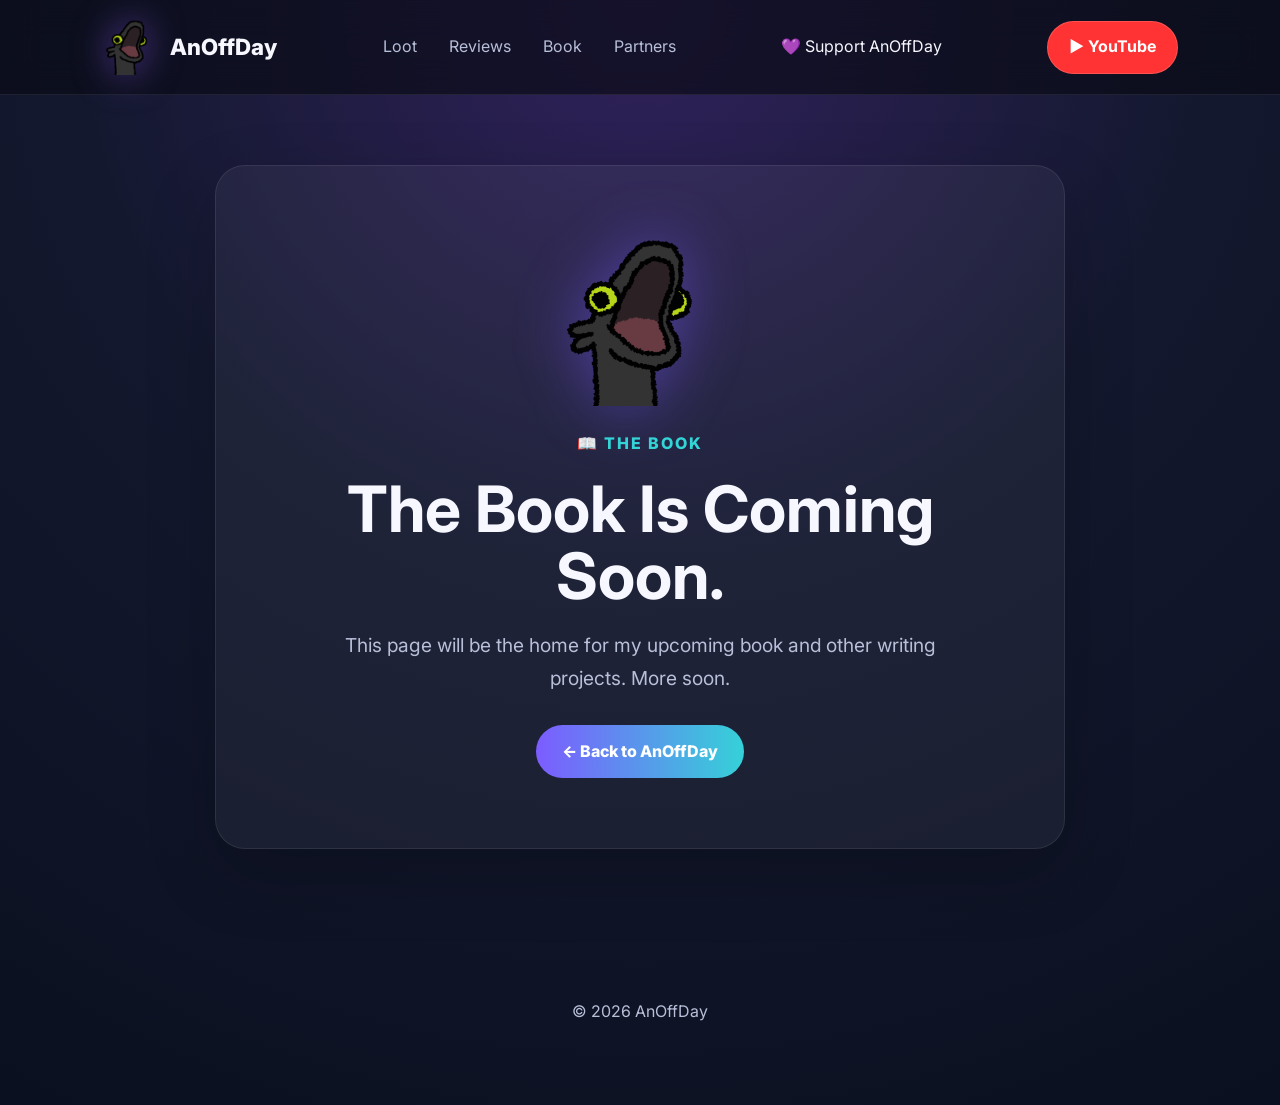
<file: book.html>
<!doctype html>
<html lang="en">
<head>
<meta charset="UTF-8">
<meta name="viewport" content="width=device-width, initial-scale=1.0">
<title>Book | AnOffDay</title>
<link rel="stylesheet" href="styles.css">
<link rel="stylesheet" href="coming-soon.css">
<link rel="preconnect" href="https://fonts.googleapis.com">
<link rel="preconnect" href="https://fonts.gstatic.com" crossorigin>
<link href="https://fonts.googleapis.com/css2?family=Inter:wght@300;400;600;700;800&family=Space+Grotesk:wght@500;700&display=swap" rel="stylesheet">
</head>
<body>
<header class="navbar">
    <a class="logo" href="index.html">
        <img src="images/dragon.png" alt="AnOffDay dragon">
        <span>AnOffDay</span>
    </a>
<nav>
    <a href="loot.html">Loot</a>
    <a href="reviews.html">Reviews</a>
    <a href="book.html">Book</a>
    <a href="partners.html">Partners</a>
</nav>
<a class="support-button"
   href="https://ko-fi.com/anoffday"
   target="_blank"
   rel="noopener">
    💜 Support AnOffDay
</a>
    <a class="youtube-button" href="https://www.youtube.com/@AnOffDay" target="_blank" rel="noopener">▶ YouTube</a>
</header>

<main class="coming-soon-page">
    <section class="coming-soon-card">
        <img class="coming-soon-dragon" src="images/dragon.png" alt="AnOffDay dragon">
        <span class="coming-soon-tag">📖 THE BOOK</span>
        <h1>The Book Is Coming Soon.</h1>
        <p>This page will be the home for my upcoming book and other writing projects. More soon.</p>
        <a class="coming-soon-button" href="index.html">← Back to AnOffDay</a>
    </section>
</main>

<footer>© 2026 AnOffDay</footer>
</body>
</html>
</file>
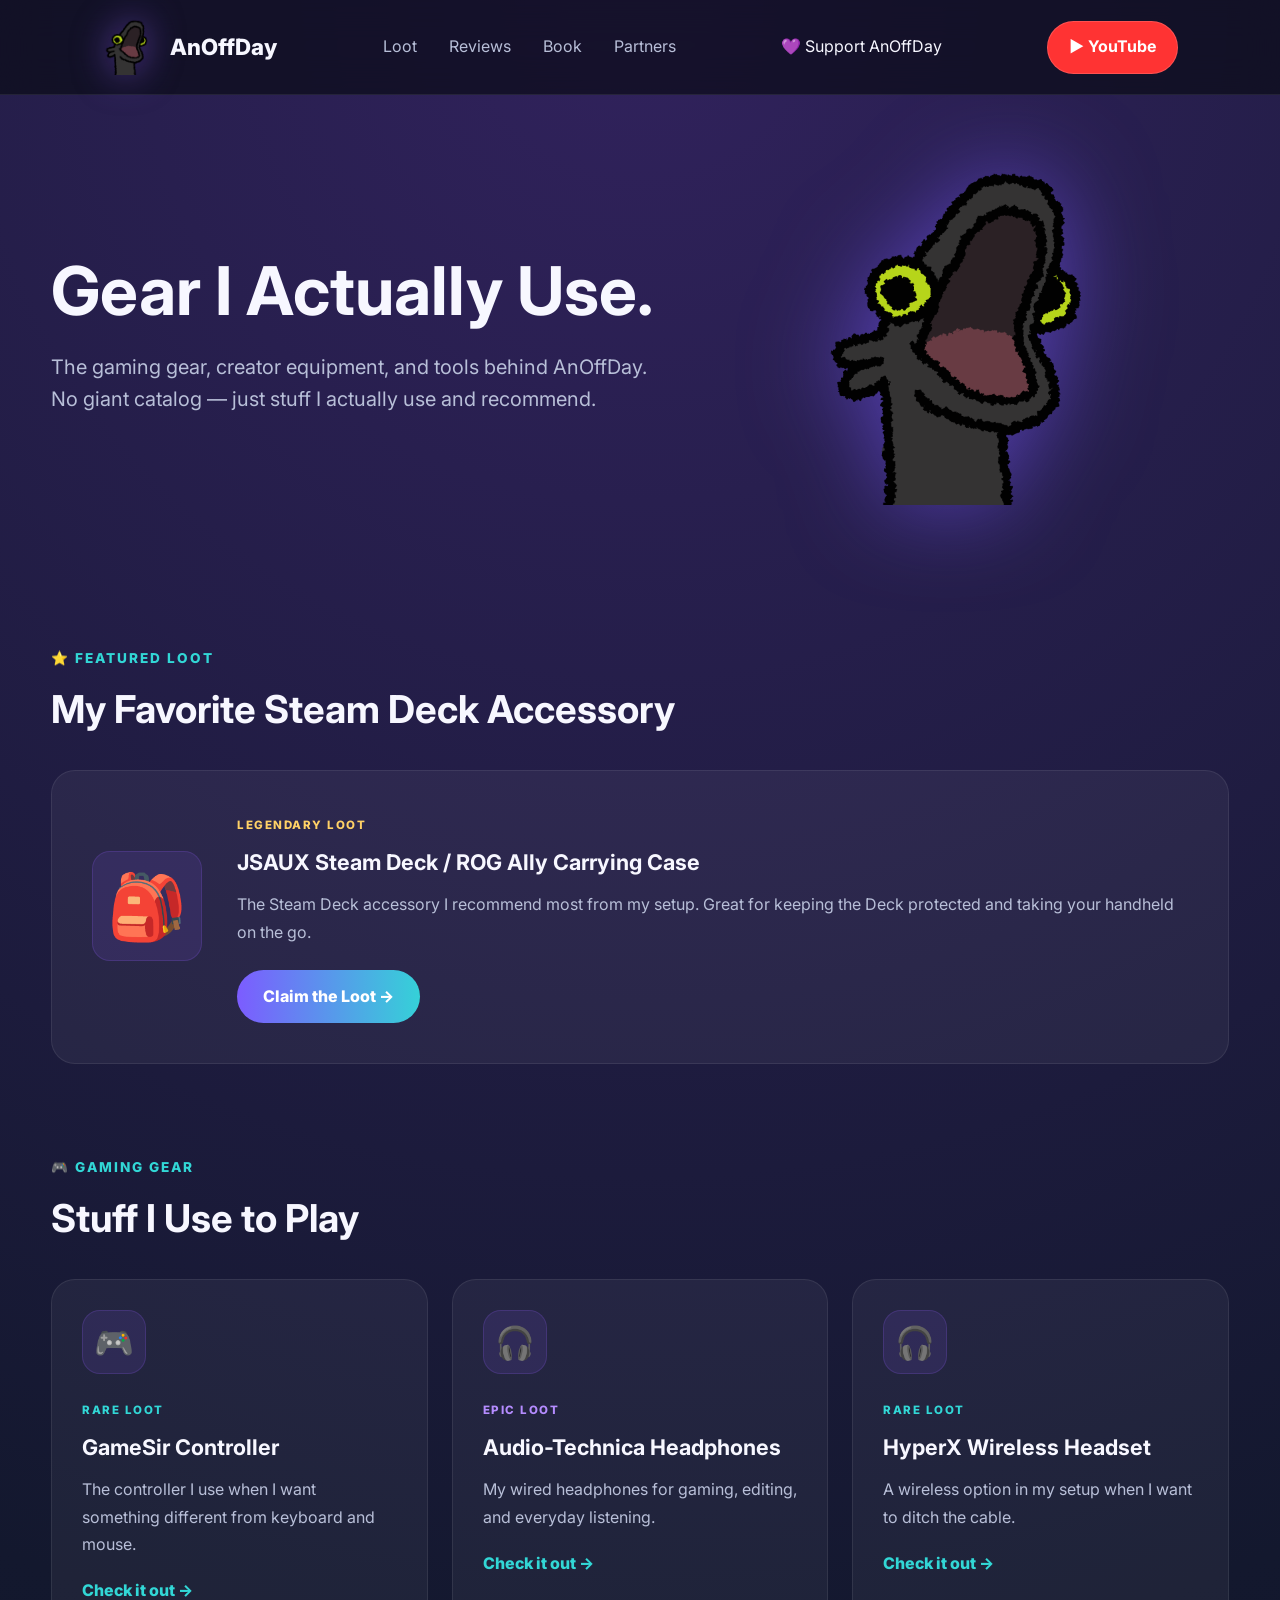
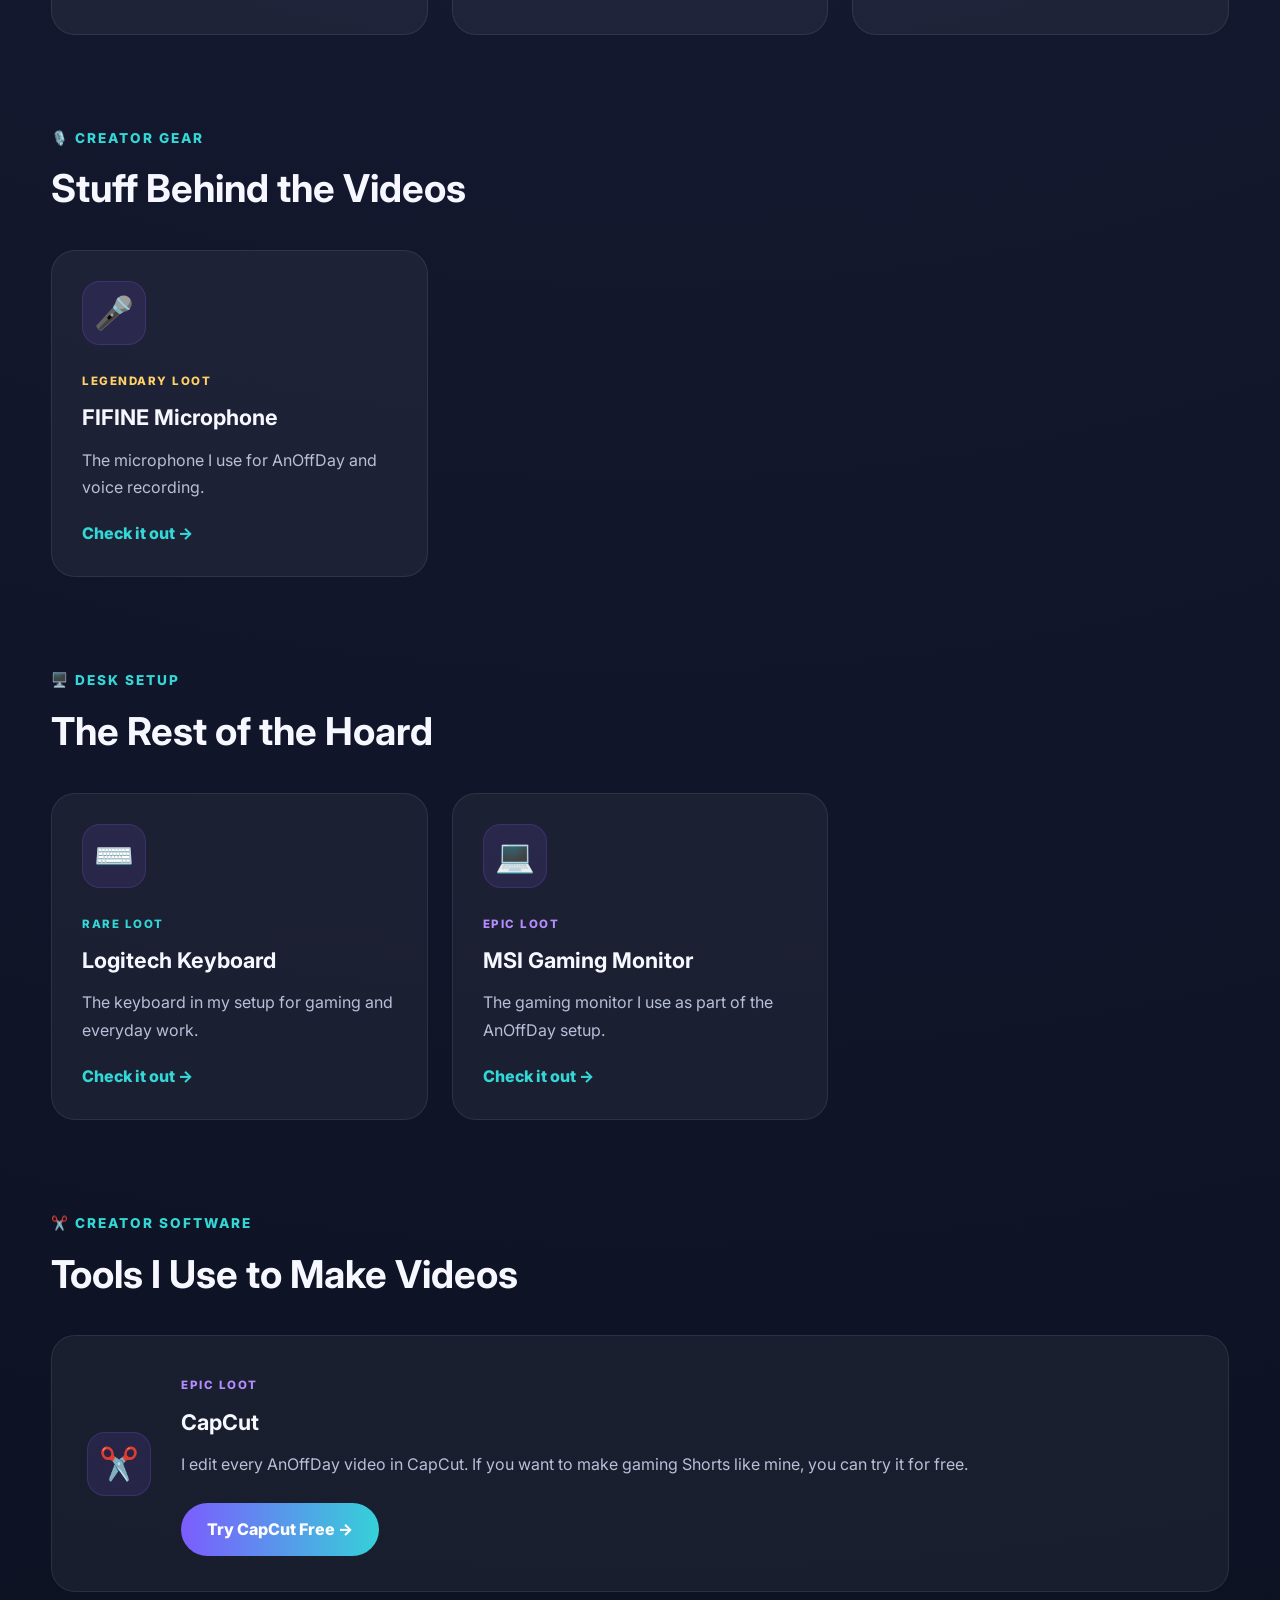
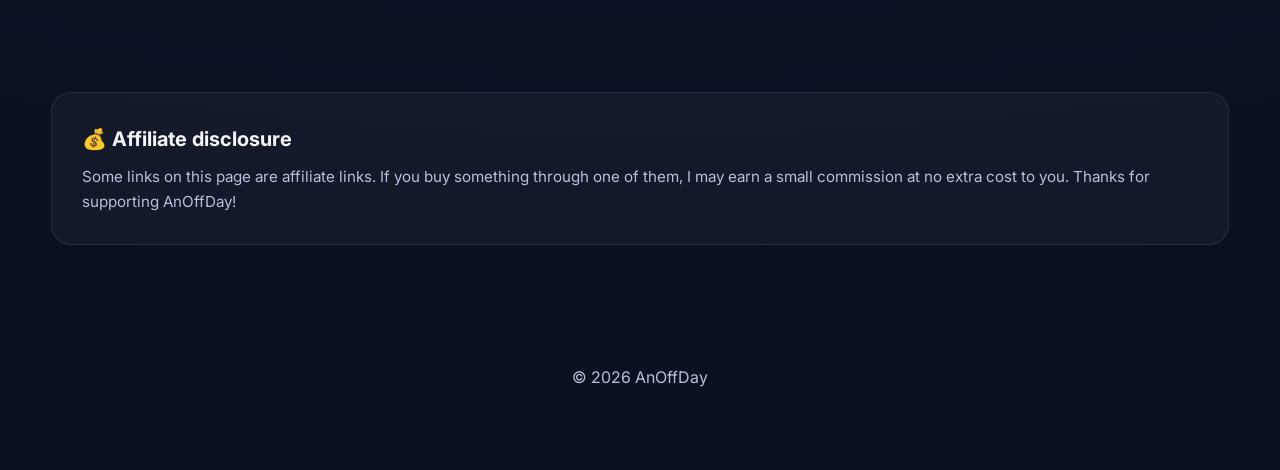
<file: loot.html>
<!doctype html>
<html lang="en">
<head>
<meta charset="UTF-8">
<meta name="viewport" content="width=device-width, initial-scale=1.0">
<title>The Loot Hoard | AnOffDay</title>
<link rel="stylesheet" href="styles.css">
<link rel="stylesheet" href="loot.css">
<link rel="preconnect" href="https://fonts.googleapis.com">
<link rel="preconnect" href="https://fonts.gstatic.com" crossorigin>
<link href="https://fonts.googleapis.com/css2?family=Inter:wght@300;400;600;700;800&family=Space+Grotesk:wght@500;700&display=swap" rel="stylesheet">
</head>
<body>
<header class="navbar">
<a class="logo" href="index.html"><img src="images/dragon.png" alt="AnOffDay dragon"><span>AnOffDay</span></a>
<nav>
    <a href="loot.html">Loot</a>
    <a href="reviews.html">Reviews</a>
    <a href="book.html">Book</a>
    <a href="partners.html">Partners</a>
</nav>
<a class="support-button"
   href="https://ko-fi.com/anoffday"
   target="_blank"
   rel="noopener">
    💜 Support AnOffDay
</a>
<a class="youtube-button" href="https://www.youtube.com/@AnOffDay" target="_blank" rel="noopener">▶ YouTube</a>
</header>

<main class="loot-page">
<section class="loot-hero">
<div class="loot-hero-copy">
<h1>Gear I Actually Use.</h1>
<p>The gaming gear, creator equipment, and tools behind AnOffDay. No giant catalog — just stuff I actually use and recommend.</p>
</div>
<div class="loot-hero-dragon"><img src="images/dragon.png" alt="Dragon guarding the loot"></div>
</section>

<section class="loot-section">
<div class="loot-section-heading"><span>⭐ FEATURED LOOT</span><h2>My Favorite Steam Deck Accessory</h2></div>
<article class="loot-featured-card">
<div class="loot-icon loot-icon-large">🎒</div>
<div><span class="rarity legendary">LEGENDARY LOOT</span><h3>JSAUX Steam Deck / ROG Ally Carrying Case</h3><p>The Steam Deck accessory I recommend most from my setup. Great for keeping the Deck protected and taking your handheld on the go.</p><a class="loot-button" href="https://amzn.to/4ptOoWt" target="_blank" rel="sponsored noopener">Claim the Loot →</a></div>
</article>
</section>

<section class="loot-section">
<div class="loot-section-heading"><span>🎮 GAMING GEAR</span><h2>Stuff I Use to Play</h2></div>
<div class="loot-grid">
<article class="loot-card"><div class="loot-icon">🎮</div><span class="rarity rare">RARE LOOT</span><h3>GameSir Controller</h3><p>The controller I use when I want something different from keyboard and mouse.</p><a class="loot-link" href="https://amzn.to/3QMLvTH" target="_blank" rel="sponsored noopener">Check it out →</a></article>
<article class="loot-card"><div class="loot-icon">🎧</div><span class="rarity epic">EPIC LOOT</span><h3>Audio-Technica Headphones</h3><p>My wired headphones for gaming, editing, and everyday listening.</p><a class="loot-link" href="https://amzn.to/4vyCRq7" target="_blank" rel="sponsored noopener">Check it out →</a></article>
<article class="loot-card"><div class="loot-icon">🎧</div><span class="rarity rare">RARE LOOT</span><h3>HyperX Wireless Headset</h3><p>A wireless option in my setup when I want to ditch the cable.</p><a class="loot-link" href="https://amzn.to/3T901pE" target="_blank" rel="sponsored noopener">Check it out →</a></article>
</div>
</section>

<section class="loot-section">
<div class="loot-section-heading"><span>🎙️ CREATOR GEAR</span><h2>Stuff Behind the Videos</h2></div>
<div class="loot-grid">
<article class="loot-card"><div class="loot-icon">🎤</div><span class="rarity legendary">LEGENDARY LOOT</span><h3>FIFINE Microphone</h3><p>The microphone I use for AnOffDay and voice recording.</p><a class="loot-link" href="https://amzn.to/4ejI7Zr" target="_blank" rel="sponsored noopener">Check it out →</a></article>
</div>
</section>

<section class="loot-section">
<div class="loot-section-heading"><span>🖥️ DESK SETUP</span><h2>The Rest of the Hoard</h2></div>
<div class="loot-grid">
<article class="loot-card"><div class="loot-icon">⌨️</div><span class="rarity rare">RARE LOOT</span><h3>Logitech Keyboard</h3><p>The keyboard in my setup for gaming and everyday work.</p><a class="loot-link" href="https://amzn.to/4vAiBEA" target="_blank" rel="sponsored noopener">Check it out →</a></article>
<article class="loot-card"><div class="loot-icon">💻</div><span class="rarity epic">EPIC LOOT</span><h3>MSI Gaming Monitor</h3><p>The gaming monitor I use as part of the AnOffDay setup.</p><a class="loot-link" href="https://amzn.to/4pCKmen" target="_blank" rel="sponsored noopener">Check it out →</a></article>
</div>
</section>

<section class="loot-section">
<div class="loot-section-heading"><span>✂️ CREATOR SOFTWARE</span><h2>Tools I Use to Make Videos</h2></div>
<article class="software-card"><div class="loot-icon">✂️</div><div><span class="rarity epic">EPIC LOOT</span><h3>CapCut</h3><p>I edit every AnOffDay video in CapCut. If you want to make gaming Shorts like mine, you can try it for free.</p><a class="loot-button" href="https://capcutaffiliateprogram.pxf.io/oNoxKb" target="_blank" rel="sponsored noopener">Try CapCut Free →</a></div></article>
</section>

<section class="loot-disclosure">
<h2>💰 Affiliate disclosure</h2>
<p>Some links on this page are affiliate links. If you buy something through one of them, I may earn a small commission at no extra cost to you. Thanks for supporting AnOffDay!</p>
</section>
</main>
<footer>© 2026 AnOffDay</footer>
</body>
</html>
</file>
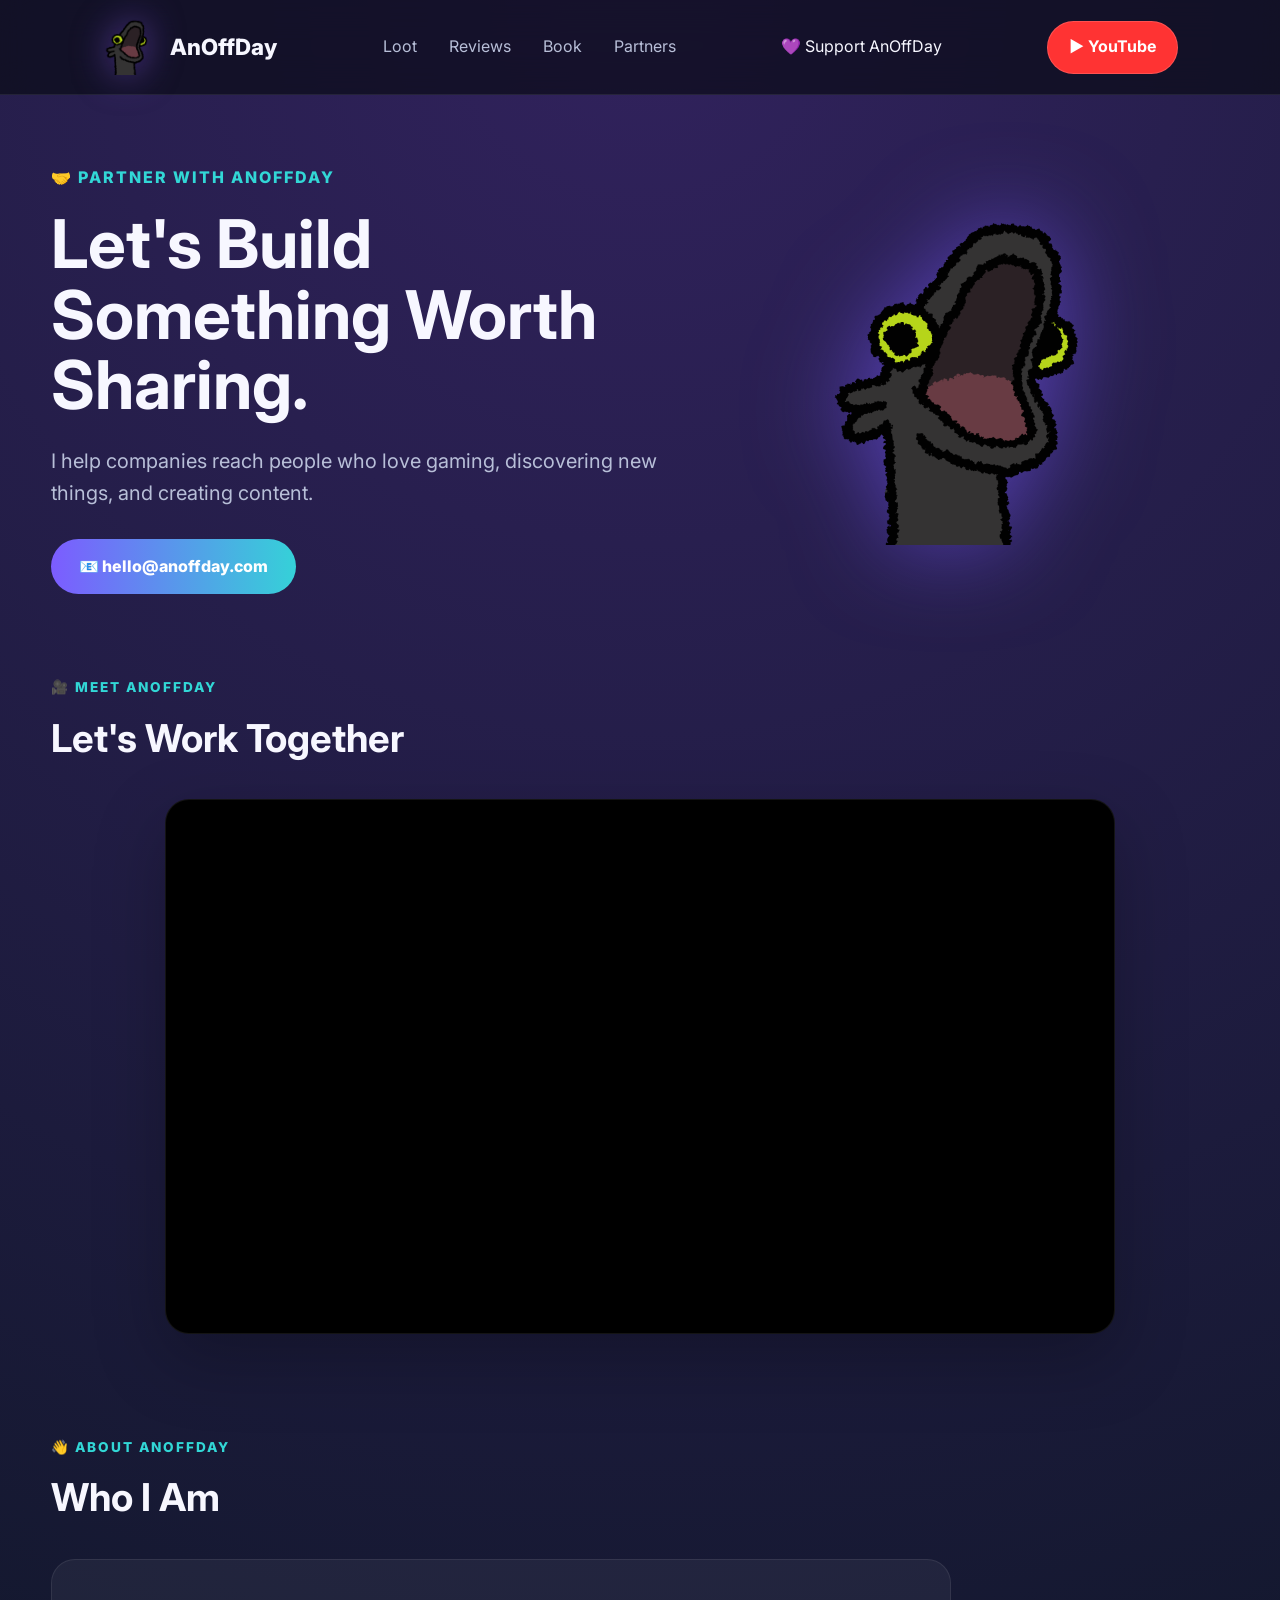
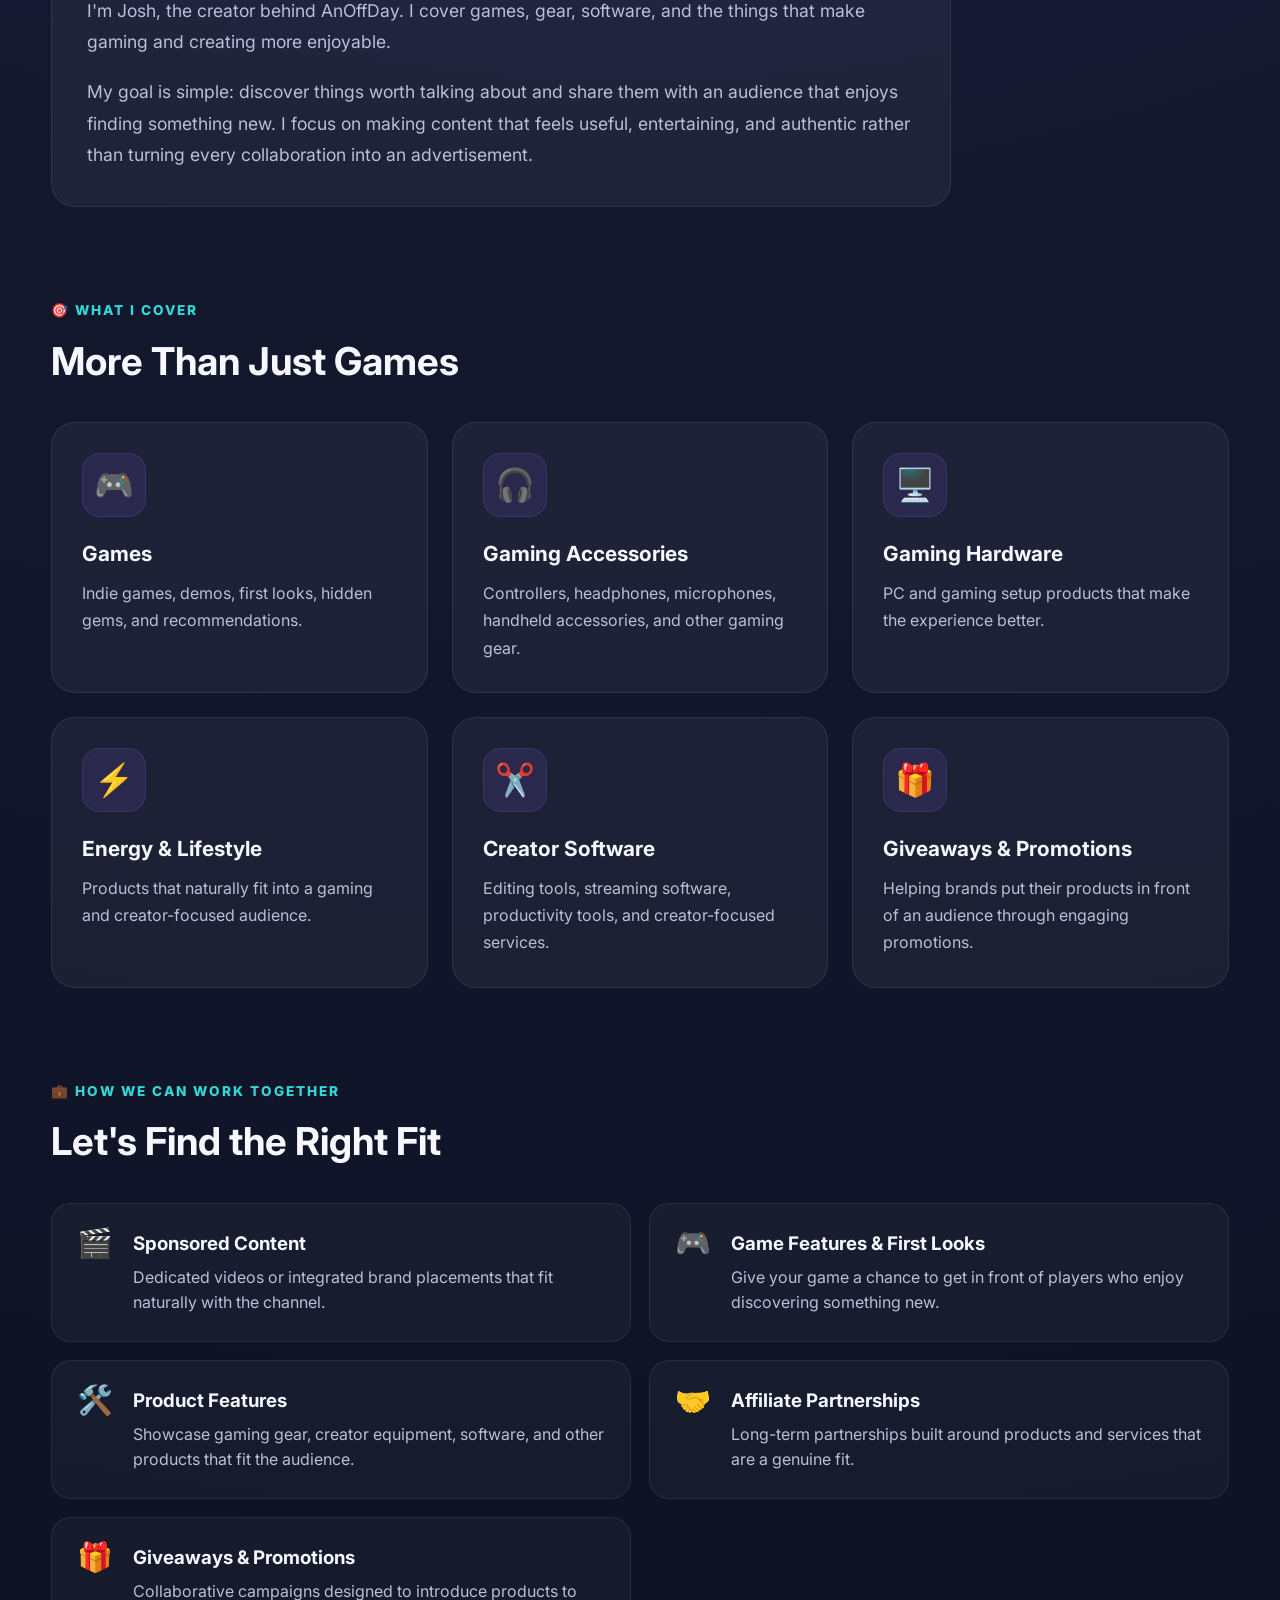
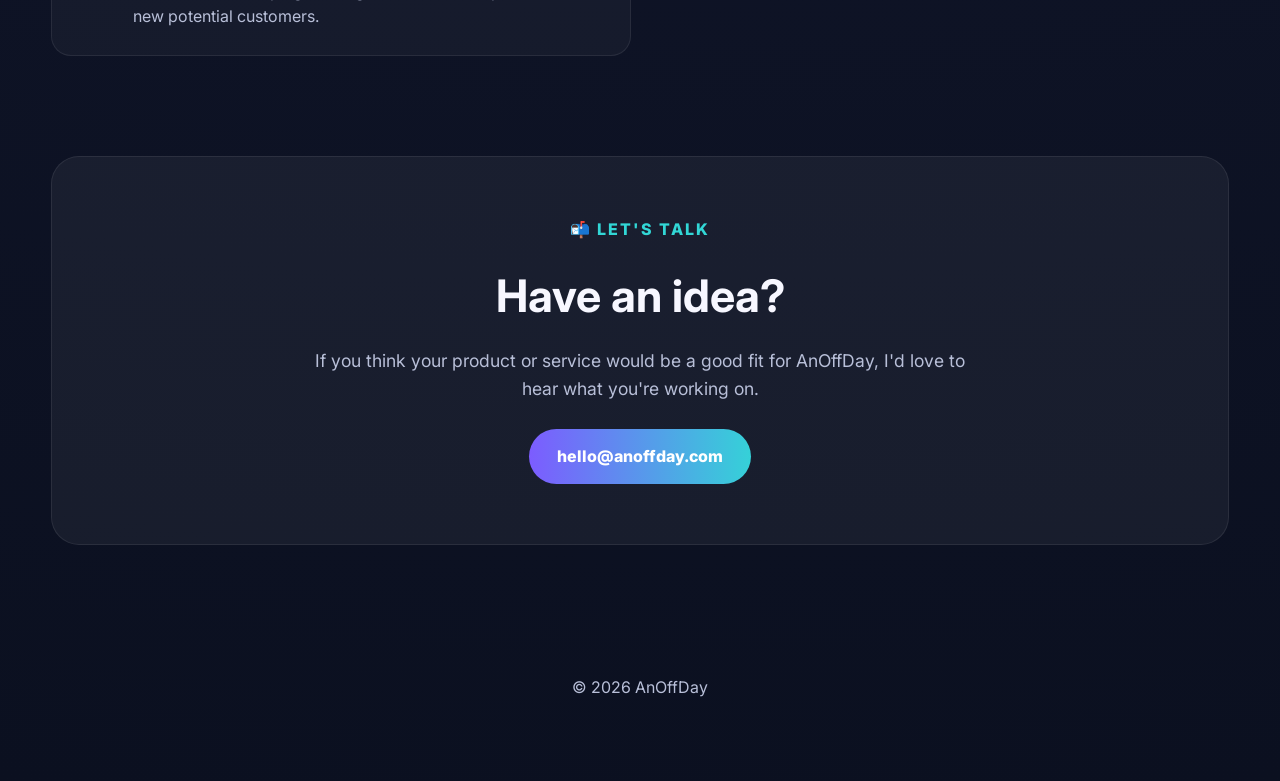
<file: partners.html>
<!doctype html>
<html lang="en">
<head>
<meta charset="UTF-8">
<meta name="viewport" content="width=device-width, initial-scale=1.0">
<title>Partners | AnOffDay</title>

<link rel="stylesheet" href="styles.css">
<link rel="stylesheet" href="partners.css">

<link rel="preconnect" href="https://fonts.googleapis.com">
<link rel="preconnect" href="https://fonts.gstatic.com" crossorigin>
<link href="https://fonts.googleapis.com/css2?family=Inter:wght@300;400;600;700;800&family=Space+Grotesk:wght@500;700&display=swap" rel="stylesheet">
</head>

<body>

<header class="navbar">
    <a class="logo" href="index.html">
        <img src="images/dragon.png" alt="AnOffDay dragon">
        <span>AnOffDay</span>
    </a>

    <nav>
        <a href="loot.html">Loot</a>
        <a href="reviews.html">Reviews</a>
        <a href="book.html">Book</a>
        <a href="partners.html">Partners</a>
    </nav>
<a class="support-button"
   href="https://ko-fi.com/anoffday"
   target="_blank"
   rel="noopener">
    💜 Support AnOffDay
</a>
    <a class="youtube-button"
       href="https://www.youtube.com/@AnOffDay"
       target="_blank"
       rel="noopener">
        ▶ YouTube
    </a>
</header>

<main class="partners-page">

    <!-- HERO -->
    <section class="partners-hero">
        <div>
            <span class="partners-tag">🤝 PARTNER WITH ANOFFDAY</span>

            <h1>Let's Build Something Worth Sharing.</h1>

            <p>
                I help companies reach people who love gaming,
                discovering new things, and creating content.
            </p>

            <a class="partners-button" href="mailto:hello@anoffday.com">
                📧 hello@anoffday.com
            </a>
        </div>

        <div class="partners-dragon">
            <img src="images/dragon.png" alt="AnOffDay dragon">
        </div>
    </section>


    <!-- VIDEO -->
    <section class="partners-video">

        <div class="partners-section-heading">
            <span>🎥 MEET ANOFFDAY</span>
            <h2>Let's Work Together</h2>
        </div>

        <div class="partners-video-frame">
            <iframe
                src="https://www.youtube.com/embed/_5BfEzM4zvs"
                title="Partner with AnOffDay"
                loading="lazy"
                allow="accelerometer; autoplay; clipboard-write; encrypted-media; gyroscope; picture-in-picture; web-share"
                allowfullscreen>
            </iframe>
        </div>

    </section>


    <!-- ABOUT -->
    <section class="partners-section">

        <div class="partners-section-heading">
            <span>👋 ABOUT ANOFFDAY</span>
            <h2>Who I Am</h2>
        </div>

        <div class="partners-about">

            <p>
                I'm Josh, the creator behind AnOffDay. I cover games, gear,
                software, and the things that make gaming and creating more
                enjoyable.
            </p>

            <p>
                My goal is simple: discover things worth talking about and
                share them with an audience that enjoys finding something new.
                I focus on making content that feels useful, entertaining,
                and authentic rather than turning every collaboration into
                an advertisement.
            </p>

        </div>

    </section>


    <!-- WHAT I COVER -->
    <section class="partners-section">

        <div class="partners-section-heading">
            <span>🎯 WHAT I COVER</span>
            <h2>More Than Just Games</h2>
        </div>

        <div class="partners-grid">

            <article class="partner-card">
                <div class="partner-icon">🎮</div>
                <h3>Games</h3>
                <p>
                    Indie games, demos, first looks, hidden gems,
                    and recommendations.
                </p>
            </article>

            <article class="partner-card">
                <div class="partner-icon">🎧</div>
                <h3>Gaming Accessories</h3>
                <p>
                    Controllers, headphones, microphones, handheld
                    accessories, and other gaming gear.
                </p>
            </article>

            <article class="partner-card">
                <div class="partner-icon">🖥️</div>
                <h3>Gaming Hardware</h3>
                <p>
                    PC and gaming setup products that make the
                    experience better.
                </p>
            </article>

            <article class="partner-card">
                <div class="partner-icon">⚡</div>
                <h3>Energy & Lifestyle</h3>
                <p>
                    Products that naturally fit into a gaming and
                    creator-focused audience.
                </p>
            </article>

            <article class="partner-card">
                <div class="partner-icon">✂️</div>
                <h3>Creator Software</h3>
                <p>
                    Editing tools, streaming software, productivity
                    tools, and creator-focused services.
                </p>
            </article>

            <article class="partner-card">
                <div class="partner-icon">🎁</div>
                <h3>Giveaways & Promotions</h3>
                <p>
                    Helping brands put their products in front of
                    an audience through engaging promotions.
                </p>
            </article>

        </div>

    </section>


    <!-- COLLABORATIONS -->
    <section class="partners-section">

        <div class="partners-section-heading">
            <span>💼 HOW WE CAN WORK TOGETHER</span>
            <h2>Let's Find the Right Fit</h2>
        </div>

        <div class="collab-list">

            <div class="collab-item">
                <span>🎬</span>
                <div>
                    <h3>Sponsored Content</h3>
                    <p>
                        Dedicated videos or integrated brand placements
                        that fit naturally with the channel.
                    </p>
                </div>
            </div>

            <div class="collab-item">
                <span>🎮</span>
                <div>
                    <h3>Game Features & First Looks</h3>
                    <p>
                        Give your game a chance to get in front of players
                        who enjoy discovering something new.
                    </p>
                </div>
            </div>

            <div class="collab-item">
                <span>🛠️</span>
                <div>
                    <h3>Product Features</h3>
                    <p>
                        Showcase gaming gear, creator equipment, software,
                        and other products that fit the audience.
                    </p>
                </div>
            </div>

            <div class="collab-item">
                <span>🤝</span>
                <div>
                    <h3>Affiliate Partnerships</h3>
                    <p>
                        Long-term partnerships built around products and
                        services that are a genuine fit.
                    </p>
                </div>
            </div>

            <div class="collab-item">
                <span>🎁</span>
                <div>
                    <h3>Giveaways & Promotions</h3>
                    <p>
                        Collaborative campaigns designed to introduce
                        products to new potential customers.
                    </p>
                </div>
            </div>

        </div>

    </section>


    <!-- CONTACT -->
    <section class="partners-contact">

        <span class="partners-tag">📬 LET'S TALK</span>

        <h2>Have an idea?</h2>

        <p>
            If you think your product or service would be a good fit for
            AnOffDay, I'd love to hear what you're working on.
        </p>

        <a class="partners-button" href="mailto:hello@anoffday.com">
            hello@anoffday.com
        </a>

    </section>

</main>

<footer>
    © 2026 AnOffDay
</footer>

</body>
</html>
</file>
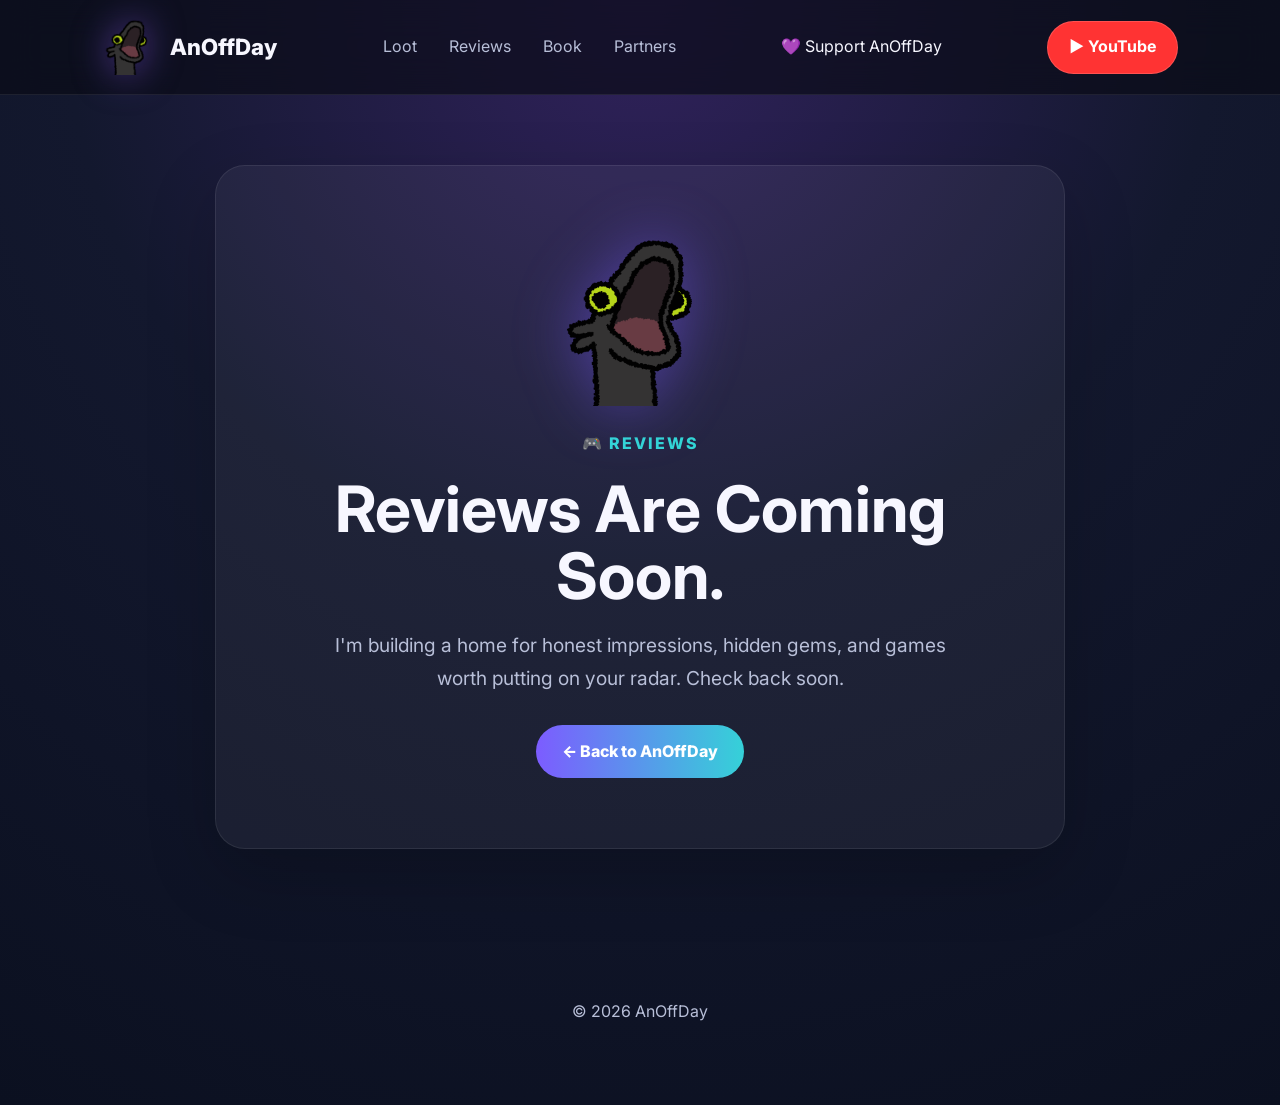
<file: reviews.html>
<!doctype html>
<html lang="en">
<head>
<meta charset="UTF-8">
<meta name="viewport" content="width=device-width, initial-scale=1.0">
<title>Reviews | AnOffDay</title>
<link rel="stylesheet" href="styles.css">
<link rel="stylesheet" href="coming-soon.css">
<link rel="preconnect" href="https://fonts.googleapis.com">
<link rel="preconnect" href="https://fonts.gstatic.com" crossorigin>
<link href="https://fonts.googleapis.com/css2?family=Inter:wght@300;400;600;700;800&family=Space+Grotesk:wght@500;700&display=swap" rel="stylesheet">
</head>
<body>
<header class="navbar">
    <a class="logo" href="index.html">
        <img src="images/dragon.png" alt="AnOffDay dragon">
        <span>AnOffDay</span>
    </a>
<nav>
    <a href="loot.html">Loot</a>
    <a href="reviews.html">Reviews</a>
    <a href="book.html">Book</a>
    <a href="partners.html">Partners</a>
</nav>
<a class="support-button"
   href="https://ko-fi.com/anoffday"
   target="_blank"
   rel="noopener">
    💜 Support AnOffDay
</a>
    <a class="youtube-button" href="https://www.youtube.com/@AnOffDay" target="_blank" rel="noopener">▶ YouTube</a>
</header>

<main class="coming-soon-page">
    <section class="coming-soon-card">
        <img class="coming-soon-dragon" src="images/dragon.png" alt="AnOffDay dragon">
        <span class="coming-soon-tag">🎮 REVIEWS</span>
        <h1>Reviews Are Coming Soon.</h1>
        <p>I'm building a home for honest impressions, hidden gems, and games worth putting on your radar. Check back soon.</p>
        <a class="coming-soon-button" href="index.html">← Back to AnOffDay</a>
    </section>
</main>

<footer>© 2026 AnOffDay</footer>
</body>
</html>
</file>
<file: styles.css>
:root {
  --bg: #0b1020;
  --bg2: #171c36;
  --card: #1d2445;
  --text: #f7f7ff;
  --muted: #b8bfd8;
  --purple: #8b5cf6;
  --cyan: #32d7d6;
  --border: rgba(255, 255, 255, 0.08);
}

* {
  margin: 0;
  padding: 0;
  box-sizing: border-box;
}

body {
  font-family: Inter, sans-serif;
  background: radial-gradient(circle at top, #31225d 0%, #13182e 45%, #0b1020 100%);
  color: var(--text);
  line-height: 1.6;
}

a {
  color: inherit;
  text-decoration: none;
}

img {
  display: block;
  max-width: 100%;
}

.navbar {
  position: sticky;
  top: 0;
  z-index: 100;
  display: flex;
  justify-content: space-between;
  align-items: center;
  padding: 1.2rem 8%;
  background: rgba(10, 12, 24, 0.7);
  border-bottom: 1px solid var(--border);
  backdrop-filter: blur(18px);
}

.logo {
  display: flex;
  align-items: center;
  gap: 12px;
  font-size: 1.4rem;
  font-weight: 800;
}

.logo img {
  width: 56px;
  filter: drop-shadow(0 0 18px rgba(139, 92, 246, 0.5));
}

nav {
  display: flex;
  gap: 2rem;
}

nav a {
  color: var(--muted);
  transition: 0.25s ease;
}

nav a:hover {
  color: white;
}

.youtube-button,
.hero-newsletter-button {
  display: inline-flex;
  align-items: center;
  justify-content: center;
  border-radius: 999px;
  color: white;
  font-weight: 700;
  text-decoration: none;
  transition: 0.25s ease;
}

.youtube-button {
  padding: 0.8rem 1.3rem;
  background: #ff3333;
  border: 1px solid rgba(255, 255, 255, 0.15);
}

.youtube-button:hover {
  transform: translateY(-2px);
  background: rgba(255, 255, 255, 0.08);
}

.hero {
  width: min(1300px, 92%);
  margin: 90px auto 120px;
  display: grid;
  grid-template-columns: 1.1fr 0.9fr;
  gap: 70px;
  align-items: center;
}

.hero-left {
  display: flex;
  flex-direction: column;
  align-items: flex-start;
}

.hero-tag {
  color: var(--cyan);
  font-weight: 700;
  letter-spacing: 2px;
  margin-bottom: 20px;
  text-transform: uppercase;
}

.hero h1 {
  max-width: 700px;
  font-size: 4.5rem;
  line-height: 1.05;
  margin: 0;
}

.hero-description {
  max-width: 650px;
  margin: 30px 0 40px;
  color: var(--muted);
  font-size: 1.3rem;
  line-height: 1.7;
}

.hero-newsletter-button {
  padding: 18px 42px;
  background: linear-gradient(90deg, #7c5cff, #35d1d8);
  box-shadow: 0 15px 35px rgba(0, 0, 0, 0.25);
}

.hero-newsletter-button:hover {
  transform: translateY(-3px);
}

.hero-small {
  margin-top: 22px;
  color: #9fa7c8;
}

.hero-right {
  display: flex;
  justify-content: center;
  align-items: center;
}

.hero-dragon {
  width: 420px;
  filter: drop-shadow(0 0 45px rgba(120, 90, 255, 0.55));
  animation: float 4s ease-in-out infinite;
}

@keyframes float {
  0%,
  100% {
    transform: translateY(0);
  }
  50% {
    transform: translateY(-12px);
  }
}

.featured-videos {
  width: min(1300px, 92%);
  margin: 100px auto;
}

.section-header {
  margin-bottom: 50px;
  text-align: center;
}

.section-header h2 {
  margin-bottom: 10px;
  font-size: 2.5rem;
}

.section-header p {
  color: var(--muted);
}

.video-grid {
  display: grid;
  grid-template-columns: repeat(2, minmax(0, 1fr));
  gap: 40px;
}

.video-card {
  display: flex;
  flex-direction: column;
  width: 100%;
  background: rgba(255, 255, 255, 0.05);
  border: 1px solid rgba(255, 255, 255, 0.08);
  border-radius: 22px;
  overflow: hidden;
  transition: 0.3s ease;
}

.video-card:hover {
  transform: translateY(-8px);
  box-shadow: 0 20px 50px rgba(0, 0, 0, 0.35);
}

.video-card img {
  width: 100%;
  height: 280px;
  object-fit: cover;
}

.video-card h3 {
  padding: 24px 24px 10px;
  font-size: 1.35rem;
}

.video-card span {
  display: block;
  padding: 0 24px 24px;
  color: var(--cyan);
  font-weight: 700;
}

footer {
  padding: 80px 0;
  text-align: center;
  color: var(--muted);
}

@media (max-width: 768px) {
 .navbar {
    padding: 12px 16px;
    flex-wrap: wrap;
    gap: 10px;
}

.navbar nav {
    display: flex;
    order: 3;
    width: 100%;
    justify-content: center;
    gap: 14px;
    padding-top: 8px;
}

.navbar nav a {
    font-size: 0.8rem;
}

.logo span {
    font-size: 1.4rem;
}

.youtube-button {
    padding: 10px 16px;
    font-size: 0.9rem;
}

  .hero {
    grid-template-columns: 1fr;
    text-align: center;
    gap: 40px;
  }

  .hero-left {
    align-items: center;
  }

  .hero h1 {
    font-size: 3.2rem;
    line-height: 1.05;
  }

  .hero-newsletter-button {
    margin: 30px auto 0;
  }

  .video-grid {
    grid-template-columns: 1fr;
  }
}
</file>
<file: coming-soon.css>
.coming-soon-page{
    width:min(1000px,92%);
    min-height:calc(100vh - 100px);
    margin:0 auto;
    display:flex;
    align-items:center;
    justify-content:center;
    padding:70px 0;
}

.coming-soon-card{
    width:100%;
    max-width:850px;
    padding:70px 40px;
    text-align:center;
    border:1px solid var(--border);
    border-radius:30px;
    background:rgba(255,255,255,.05);
    box-shadow:0 25px 70px rgba(0,0,0,.2);
}

.coming-soon-dragon{
    width:170px;
    margin:0 auto 25px;
    filter:drop-shadow(0 0 30px rgba(120,90,255,.45));
}

.coming-soon-tag{
    display:inline-block;
    margin-bottom:18px;
    color:var(--cyan);
    font-weight:800;
    letter-spacing:2px;
}

.coming-soon-card h1{
    font-size:4rem;
    line-height:1.05;
    margin-bottom:20px;
}

.coming-soon-card p{
    max-width:620px;
    margin:0 auto;
    color:var(--muted);
    font-size:1.2rem;
    line-height:1.7;
}

.coming-soon-button{
    display:inline-flex;
    margin-top:30px;
    padding:14px 26px;
    border-radius:999px;
    background:linear-gradient(90deg,#7c5cff,#35d1d8);
    color:#fff;
    font-weight:800;
}

@media(max-width:768px){
    .coming-soon-page{
        padding:45px 0;
        min-height:calc(100vh - 90px);
    }

    .coming-soon-card{
        padding:50px 22px;
    }

    .coming-soon-dragon{
        width:130px;
    }

    .coming-soon-card h1{
        font-size:2.8rem;
    }

    .coming-soon-card p{
        font-size:1.05rem;
    }
}
</file>
<file: loot.css>
/* ================= LOOT PAGE ================= */
.loot-page{width:min(1200px,92%);margin:0 auto}
.loot-hero{min-height:460px;display:grid;grid-template-columns:1.1fr .9fr;align-items:center;gap:60px;padding:70px 0 50px}
.loot-tag{display:inline-block;margin-bottom:18px;color:var(--cyan);font-weight:800;letter-spacing:2px}
.loot-hero h1{font-size:4.2rem;line-height:1.05;margin-bottom:24px}
.loot-hero-copy p{max-width:650px;color:var(--muted);font-size:1.25rem}
.loot-hero-dragon{display:flex;justify-content:center}
.loot-hero-dragon img{width:340px;filter:drop-shadow(0 0 45px rgba(120,90,255,.55));animation:lootFloat 4s ease-in-out infinite}
@keyframes lootFloat{0%,100%{transform:translateY(0)}50%{transform:translateY(-12px)}}
.loot-section{margin:90px 0}
.loot-section-heading{margin-bottom:30px}
.loot-section-heading>span{color:var(--cyan);font-size:.85rem;font-weight:800;letter-spacing:2px}
.loot-section-heading h2{margin-top:8px;font-size:2.4rem}
.loot-grid{display:grid;grid-template-columns:repeat(3,1fr);gap:24px}
.loot-card,.loot-featured-card,.software-card{background:rgba(255,255,255,.05);border:1px solid var(--border);border-radius:24px}
.loot-card{padding:30px;transition:.3s}
.loot-card:hover,.loot-featured-card:hover,.software-card:hover{transform:translateY(-5px);border-color:rgba(139,92,246,.35);box-shadow:0 20px 50px rgba(0,0,0,.25)}
.loot-icon{width:64px;height:64px;display:flex;align-items:center;justify-content:center;margin-bottom:22px;border-radius:18px;background:rgba(139,92,246,.12);border:1px solid rgba(139,92,246,.2);font-size:2rem}
.loot-icon-large{width:110px;height:110px;font-size:4rem;flex-shrink:0}
.rarity{display:inline-block;margin-bottom:10px;font-size:.72rem;font-weight:800;letter-spacing:1.5px}
.legendary{color:#ffd166}.epic{color:#b58cff}.rare{color:var(--cyan)}
.loot-card h3,.loot-featured-card h3,.software-card h3{margin-bottom:12px;font-size:1.35rem}
.loot-card p,.loot-featured-card p,.software-card p{color:var(--muted);line-height:1.7}
.loot-featured-card{display:flex;align-items:center;gap:35px;padding:40px;transition:.3s}
.loot-button{display:inline-flex;align-items:center;justify-content:center;margin-top:24px;padding:14px 26px;border-radius:999px;background:linear-gradient(90deg,#7c5cff,#35d1d8);color:#fff;font-weight:800;transition:.25s}
.loot-button:hover{transform:translateY(-2px);box-shadow:0 12px 30px rgba(0,0,0,.25)}
.loot-link{display:inline-block;margin-top:20px;color:var(--cyan);font-weight:800}
.loot-link:hover{text-decoration:underline}
.software-card{display:flex;align-items:center;gap:30px;padding:35px;transition:.3s}
.software-card .loot-icon{flex-shrink:0;margin-bottom:0}
.loot-disclosure{margin:100px 0 40px;padding:30px;border-radius:20px;background:rgba(255,255,255,.035);border:1px solid var(--border)}
.loot-disclosure h2{font-size:1.25rem;margin-bottom:10px}
.loot-disclosure p{color:var(--muted);font-size:.95rem}
@media(max-width:768px){
.loot-page{width:min(92%,560px)}
.loot-hero{min-height:auto;grid-template-columns:1fr;text-align:center;gap:30px;padding:50px 0 30px}
.loot-hero-copy{order:2}.loot-hero-dragon{order:1}.loot-hero-dragon img{width:220px}
.loot-hero h1{font-size:2.8rem}.loot-hero-copy p{font-size:1.05rem}
.loot-section{margin:65px 0}.loot-section-heading h2{font-size:2rem}
.loot-grid{grid-template-columns:1fr}
.loot-featured-card{flex-direction:column;align-items:flex-start;padding:30px}
.software-card{align-items:flex-start;flex-direction:column;padding:30px}
.loot-disclosure{margin-top:70px}
}
</file>
<file: partners.css>
/* ================= PARTNERS PAGE ================= */

.partners-page{
    width:min(1200px,92%);
    margin:0 auto;
}

.partners-hero{
    min-height:470px;
    display:grid;
    grid-template-columns:1.1fr .9fr;
    align-items:center;
    gap:60px;
    padding:70px 0 60px;
}

.partners-tag{
    display:inline-block;
    margin-bottom:18px;
    color:var(--cyan);
    font-weight:800;
    letter-spacing:2px;
}

.partners-hero h1{
    max-width:760px;
    font-size:4.2rem;
    line-height:1.05;
    margin-bottom:24px;
}

.partners-hero p{
    max-width:680px;
    color:var(--muted);
    font-size:1.25rem;
    margin-bottom:30px;
}

.partners-button{
    display:inline-flex;
    align-items:center;
    justify-content:center;
    padding:15px 28px;
    border-radius:999px;
    background:linear-gradient(90deg,#7c5cff,#35d1d8);
    color:#fff;
    font-weight:800;
    transition:.25s;
}

.partners-button:hover{
    transform:translateY(-3px);
    box-shadow:0 15px 35px rgba(0,0,0,.25);
}

.partners-dragon{
    display:flex;
    justify-content:center;
}

.partners-dragon img{
    width:330px;
    filter:drop-shadow(0 0 45px rgba(120,90,255,.55));
    animation:partnersFloat 4s ease-in-out infinite;
}

@keyframes partnersFloat{
    0%,100%{transform:translateY(0);}
    50%{transform:translateY(-12px);}
}


/* ================= VIDEO ================= */

.partners-video{
    margin:20px 0 100px;
}

.partners-section-heading{
    margin-bottom:30px;
}

.partners-section-heading > span{
    color:var(--cyan);
    font-size:.85rem;
    font-weight:800;
    letter-spacing:2px;
}

.partners-section-heading h2{
    margin-top:8px;
    font-size:2.4rem;
}

.partners-video-frame{
    width:min(950px,100%);
    aspect-ratio:16 / 9;
    margin:0 auto;
    overflow:hidden;
    border:1px solid var(--border);
    border-radius:24px;
    background:#000;
    box-shadow:0 25px 70px rgba(0,0,0,.25);
}

.partners-video-frame iframe{
    width:100%;
    height:100%;
    display:block;
    border:0;
}


/* ================= SECTIONS ================= */

.partners-section{
    margin:90px 0;
}

.partners-about{
    max-width:900px;
    padding:35px;
    border:1px solid var(--border);
    border-radius:24px;
    background:rgba(255,255,255,.05);
}

.partners-about p{
    color:var(--muted);
    font-size:1.1rem;
    line-height:1.8;
}

.partners-about p + p{
    margin-top:18px;
}


/* ================= WHAT I COVER ================= */

.partners-grid{
    display:grid;
    grid-template-columns:repeat(3,1fr);
    gap:24px;
}

.partner-card{
    padding:30px;
    border:1px solid var(--border);
    border-radius:24px;
    background:rgba(255,255,255,.05);
    transition:.3s;
}

.partner-card:hover{
    transform:translateY(-5px);
    border-color:rgba(139,92,246,.35);
    box-shadow:0 20px 50px rgba(0,0,0,.25);
}

.partner-icon{
    width:64px;
    height:64px;
    display:flex;
    align-items:center;
    justify-content:center;
    margin-bottom:20px;
    border-radius:18px;
    background:rgba(139,92,246,.12);
    border:1px solid rgba(139,92,246,.2);
    font-size:2rem;
}

.partner-card h3{
    margin-bottom:10px;
    font-size:1.3rem;
}

.partner-card p{
    color:var(--muted);
    line-height:1.7;
}


/* ================= COLLABORATIONS ================= */

.collab-list{
    display:grid;
    grid-template-columns:repeat(2,1fr);
    gap:18px;
}

.collab-item{
    display:flex;
    gap:20px;
    align-items:flex-start;
    padding:25px;
    border:1px solid var(--border);
    border-radius:20px;
    background:rgba(255,255,255,.035);
}

.collab-item > span{
    font-size:1.8rem;
    line-height:1;
}

.collab-item h3{
    margin-bottom:6px;
}

.collab-item p{
    color:var(--muted);
}


/* ================= CONTACT ================= */

.partners-contact{
    margin:100px 0 50px;
    padding:60px 30px;
    text-align:center;
    border:1px solid var(--border);
    border-radius:28px;
    background:rgba(255,255,255,.05);
}

.partners-contact h2{
    font-size:2.8rem;
    margin-bottom:15px;
}

.partners-contact p{
    max-width:650px;
    margin:0 auto 25px;
    color:var(--muted);
    font-size:1.1rem;
}


/* ================= MOBILE ================= */

@media(max-width:768px){

    .partners-page{
        width:min(92%,560px);
    }

    .partners-hero{
        min-height:auto;
        grid-template-columns:1fr;
        text-align:center;
        gap:30px;
        padding:50px 0 30px;
    }

    .partners-hero h1{
        font-size:2.8rem;
    }

    .partners-hero p{
        font-size:1.05rem;
    }

    .partners-dragon{
        order:-1;
    }

    .partners-dragon img{
        width:220px;
    }

    .partners-video{
        margin:45px 0 70px;
    }

    .partners-section{
        margin:65px 0;
    }

    .partners-section-heading h2{
        font-size:2rem;
    }

    .partners-video-frame{
        border-radius:18px;
    }

    .partners-grid{
        grid-template-columns:1fr;
    }

    .collab-list{
        grid-template-columns:1fr;
    }

    .partners-contact{
        margin:70px 0 35px;
        padding:45px 22px;
    }

    .partners-contact h2{
        font-size:2.3rem;
    }
}
</file>
